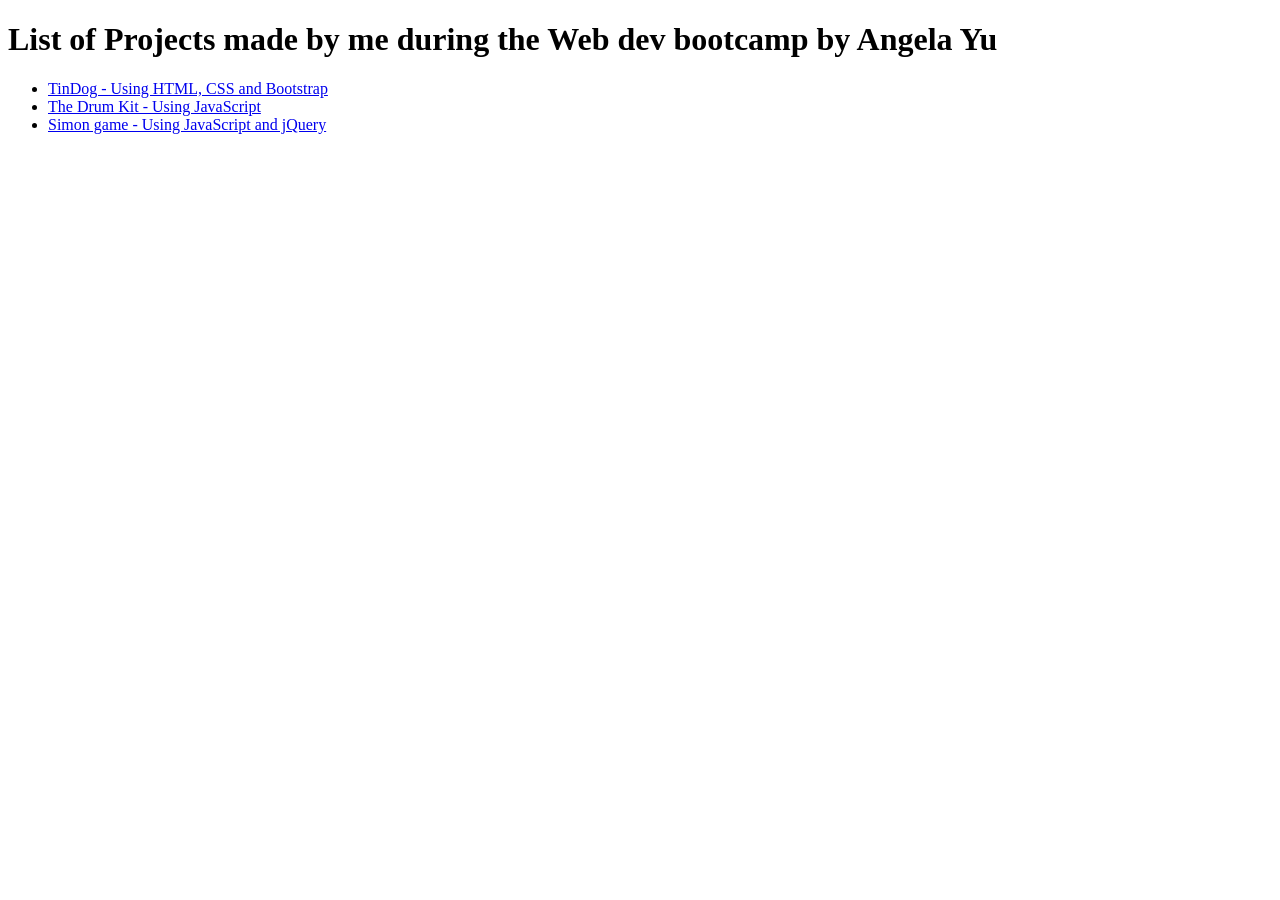
<file: index.html>
<!DOCTYPE html>
<html lang="en">
<head>
    <meta charset="UTF-8">
    <meta http-equiv="X-UA-Compatible" content="IE=edge">
    <meta name="viewport" content="width=device-width, initial-scale=1.0">
    <title>My Projects</title>
    <link rel="stylesheet" href="./style.css">
</head>
<body>
    <h1>List of Projects made by me during the Web dev bootcamp by Angela Yu</h1>
    <ul>
        <li><a href="./TinDog/index.html">TinDog - Using HTML, CSS and Bootstrap</a></li>
        <li><a href="./The Drum Kit/index.html">The Drum Kit - Using JavaScript</a></li>
        <li><a href="./Simon Game/index.html">Simon game - Using JavaScript and jQuery</a></li>
    </ul>
</body>
</html>
</file>
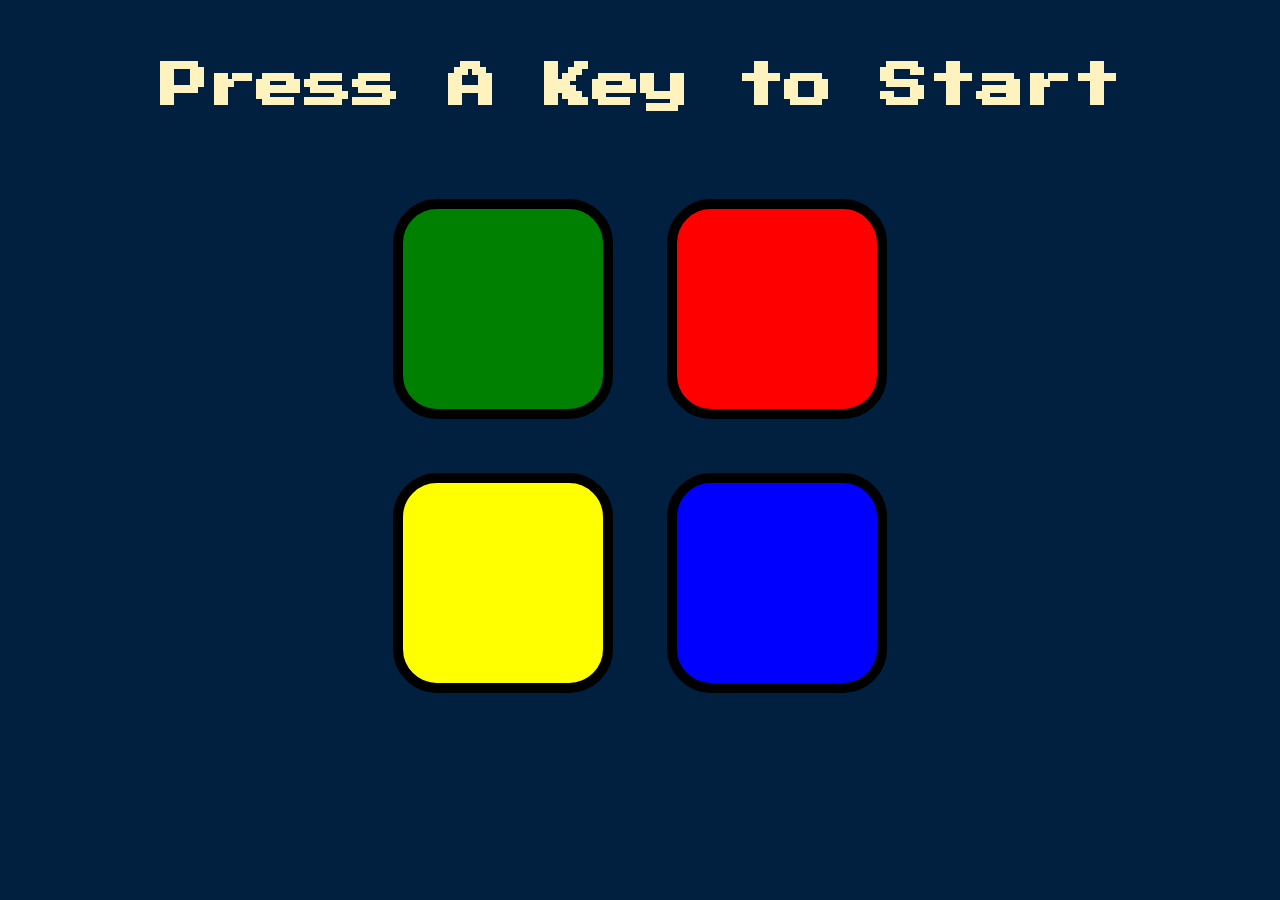
<file: Simon Game/index.html>
<!DOCTYPE html>
<html lang="en" dir="ltr">

<head>
  <meta charset="utf-8">
  <title>Simon</title>
  <link rel="stylesheet" href="styles.css">
  <link href="https://fonts.googleapis.com/css?family=Press+Start+2P" rel="stylesheet">
</head>

<body>
  <h1 id="level-title">Press A Key to Start</h1>
  <div class="container">
    <div class="row">

      <div type="button" id="green" class="btn green">

      </div>

      <div type="button" id="red" class="btn red">

      </div>
    </div>

    <div class="row">

      <div type="button" id="yellow" class="btn yellow">

      </div>
      <div type="button" id="blue" class="btn blue">

      </div>

    </div>

  </div>


<script src="https://ajax.googleapis.com/ajax/libs/jquery/3.7.0/jquery.min.js"></script>
<script src="./main.js"></script>
</body>

</html>
</file>
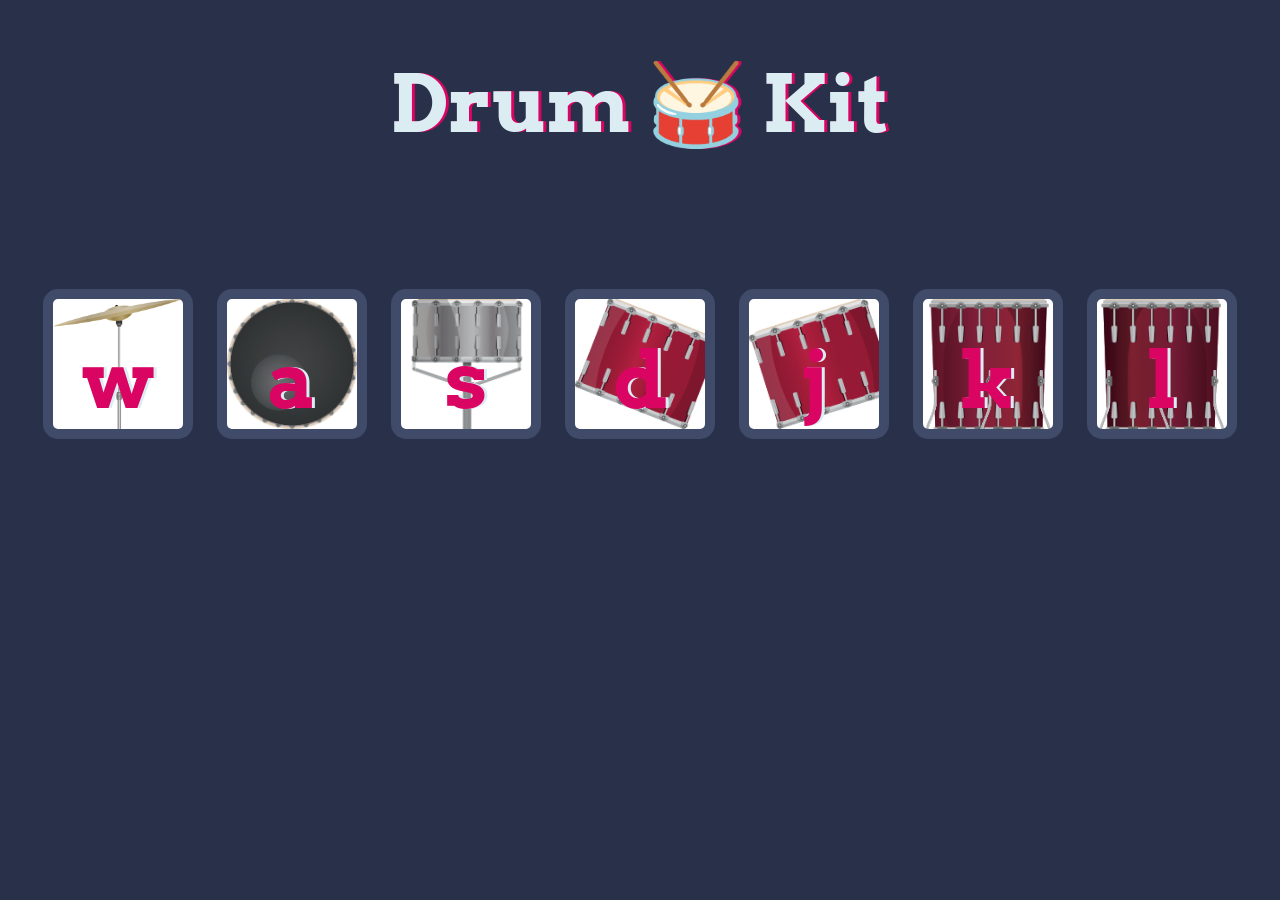
<file: The Drum Kit/index.html>
<!DOCTYPE html>
<html lang="en" dir="ltr">

<head>
  <meta charset="utf-8">
  <title>Drum Kit</title>
  <link rel="stylesheet" href="styles.css">
  <link href="https://fonts.googleapis.com/css?family=Arvo" rel="stylesheet">
</head>

<body>

  <h1 id="title">Drum 🥁 Kit</h1>
  <div class="set">
    <button class="w drum">w</button>
    <button class="a drum">a</button>
    <button class="s drum">s</button>
    <button class="d drum">d</button>
    <button class="j drum">j</button>
    <button class="k drum">k</button>
    <button class="l drum">l</button>
  </div>


  <script src="./index.js"></script>
</body>

</html>
</file>
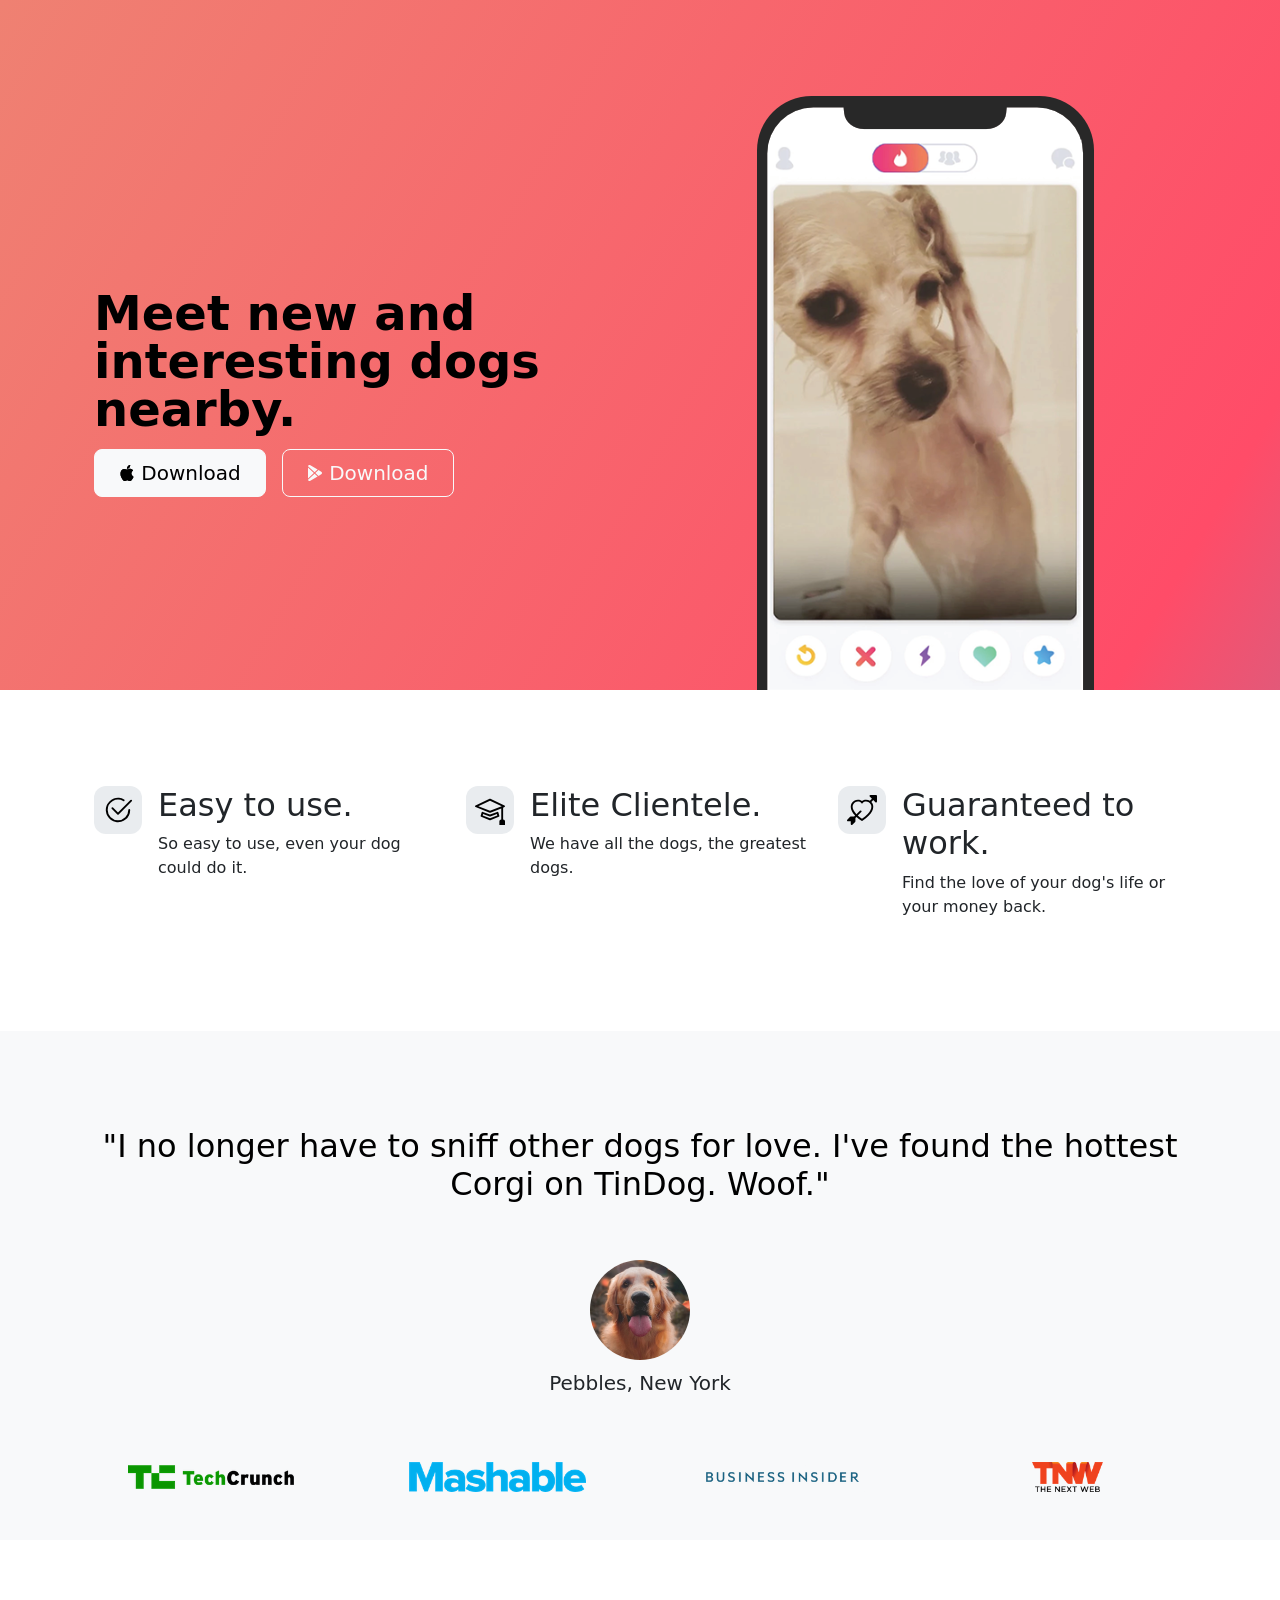
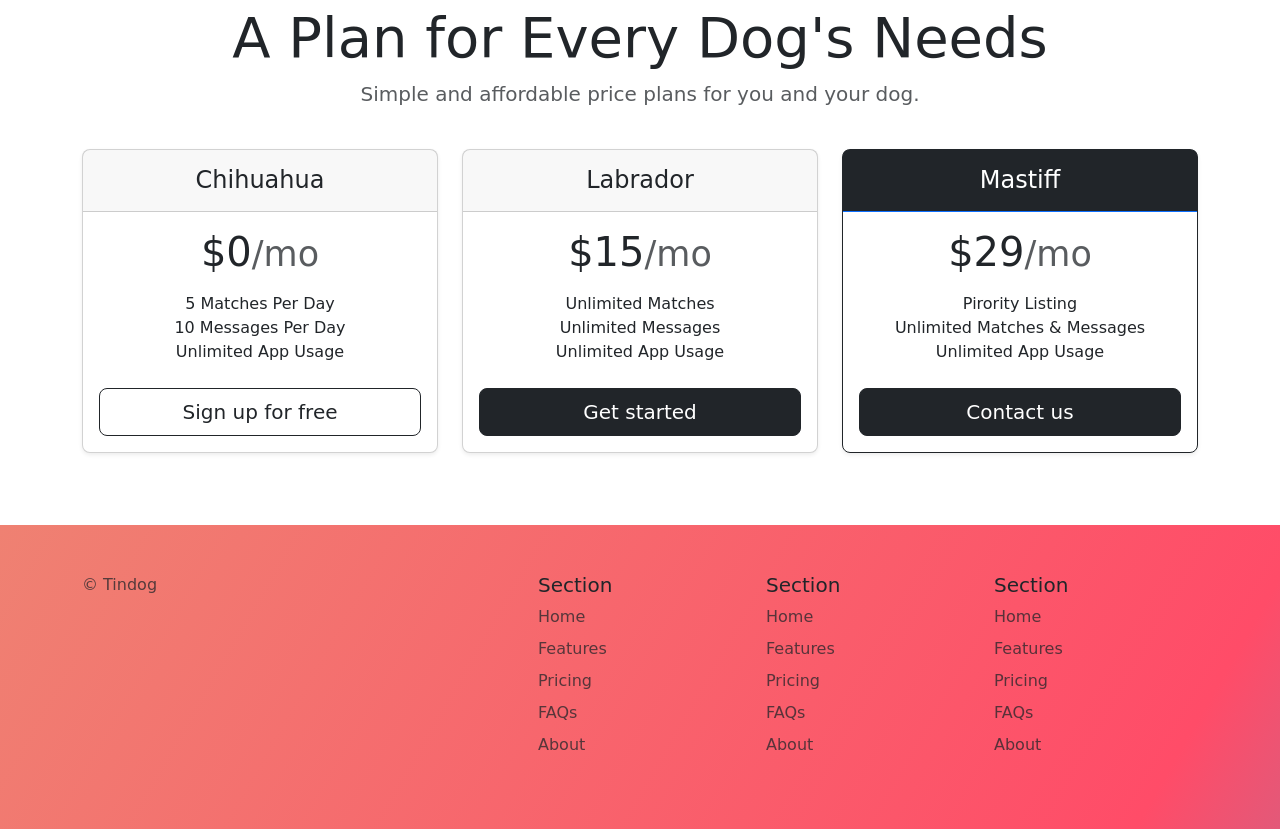
<file: TinDog/index.html>
<!DOCTYPE html>
<html lang="en">

<head>
  <meta charset="UTF-8">
  <meta name="viewport" content="width=device-width, initial-scale=1.0">
  <title>TinDog</title>
  <link href="https://cdn.jsdelivr.net/npm/bootstrap@5.3.0-alpha3/dist/css/bootstrap.min.css" rel="stylesheet" integrity="sha384-KK94CHFLLe+nY2dmCWGMq91rCGa5gtU4mk92HdvYe+M/SXH301p5ILy+dN9+nJOZ" crossorigin="anonymous">
  <link rel="stylesheet" href="./css/style.css">
</head>

<body>

  <!-- Title -->
  <section id="title" class="gradient-background">
    <div class="container col-xxl-8 px-4 pt-5">
      <div class="row flex-lg-row-reverse align-items-center g-5 pt-5">
        <div class="col-10 col-sm-8 col-lg-6">
          <img src="./images/iphone.png" class="d-block mx-lg-auto img-fluid" alt="Bootstrap Themes" height="200" loading="lazy">
        </div>
        <div class="col-lg-6">
          <h1 class="display-5 fw-bold text-body-emphasis lh-1 mb-3">Meet new and interesting dogs nearby.</h1>
          <div class="d-grid gap-2 d-md-flex justify-content-md-start">
            <button type="button" class="btn btn-light btn-lg px-4 me-md-2" fdprocessedid="2ok65l"><svg xmlns="http://www.w3.org/2000/svg" width="16" height="16" fill="currentColor" class="bi bi-apple mb-1" viewBox="0 0 16 16">
              <path d="M11.182.008C11.148-.03 9.923.023 8.857 1.18c-1.066 1.156-.902 2.482-.878 2.516.024.034 1.52.087 2.475-1.258.955-1.345.762-2.391.728-2.43Zm3.314 11.733c-.048-.096-2.325-1.234-2.113-3.422.212-2.189 1.675-2.789 1.698-2.854.023-.065-.597-.79-1.254-1.157a3.692 3.692 0 0 0-1.563-.434c-.108-.003-.483-.095-1.254.116-.508.139-1.653.589-1.968.607-.316.018-1.256-.522-2.267-.665-.647-.125-1.333.131-1.824.328-.49.196-1.422.754-2.074 2.237-.652 1.482-.311 3.83-.067 4.56.244.729.625 1.924 1.273 2.796.576.984 1.34 1.667 1.659 1.899.319.232 1.219.386 1.843.067.502-.308 1.408-.485 1.766-.472.357.013 1.061.154 1.782.539.571.197 1.111.115 1.652-.105.541-.221 1.324-1.059 2.238-2.758.347-.79.505-1.217.473-1.282Z" />
              <path d="M11.182.008C11.148-.03 9.923.023 8.857 1.18c-1.066 1.156-.902 2.482-.878 2.516.024.034 1.52.087 2.475-1.258.955-1.345.762-2.391.728-2.43Zm3.314 11.733c-.048-.096-2.325-1.234-2.113-3.422.212-2.189 1.675-2.789 1.698-2.854.023-.065-.597-.79-1.254-1.157a3.692 3.692 0 0 0-1.563-.434c-.108-.003-.483-.095-1.254.116-.508.139-1.653.589-1.968.607-.316.018-1.256-.522-2.267-.665-.647-.125-1.333.131-1.824.328-.49.196-1.422.754-2.074 2.237-.652 1.482-.311 3.83-.067 4.56.244.729.625 1.924 1.273 2.796.576.984 1.34 1.667 1.659 1.899.319.232 1.219.386 1.843.067.502-.308 1.408-.485 1.766-.472.357.013 1.061.154 1.782.539.571.197 1.111.115 1.652-.105.541-.221 1.324-1.059 2.238-2.758.347-.79.505-1.217.473-1.282Z" /></svg>
              Download
            </button>
            <button type="button" class="btn btn-outline-light btn-lg px-4" fdprocessedid="tsfkiq">
                <svg xmlns="http://www.w3.org/2000/svg" width="16" height="16" fill="currentColor" class="bi bi-google-play mb-1" viewBox="0 0 16 16">
                <path d="M14.222 9.374c1.037-.61 1.037-2.137 0-2.748L11.528 5.04 8.32 8l3.207 2.96 2.694-1.586Zm-3.595 2.116L7.583 8.68 1.03 14.73c.201 1.029 1.36 1.61 2.303 1.055l7.294-4.295ZM1 13.396V2.603L6.846 8 1 13.396ZM1.03 1.27l6.553 6.05 3.044-2.81L3.333.215C2.39-.341 1.231.24 1.03 1.27Z" />
                </svg>
              Download
            </button>
          </div>
        </div>
      </div>
    </div>
  </section>


  <!-- Features -->
  <section id="features">
    <div class="container px-4 py-5" id="hanging-icons">
      <div class="row g-4 py-5 row-cols-1 row-cols-lg-3">
        <div class="col d-flex align-items-start">
          <div class="icon-square text-body-emphasis bg-body-secondary d-inline-flex align-items-center justify-content-center fs-4 flex-shrink-0 me-3">
            <svg xmlns="http://www.w3.org/2000/svg" height="30" fill="currentColor" class="bi bi-check2-circle" viewBox="0 0 16 16">
                <path d="M2.5 8a5.5 5.5 0 0 1 8.25-4.764.5.5 0 0 0 .5-.866A6.5 6.5 0 1 0 14.5 8a.5.5 0 0 0-1 0 5.5 5.5 0 1 1-11 0z" />
                <path d="M15.354 3.354a.5.5 0 0 0-.708-.708L8 9.293 5.354 6.646a.5.5 0 1 0-.708.708l3 3a.5.5 0 0 0 .708 0l7-7z" />
            </svg>
          </div>
          <div>
            <h3 class="fs-2">Easy to use.</h3>
            <p>So easy to use, even your dog could do it.</p>
          </div>
        </div>
        <div class="col d-flex align-items-start">
          <div class="icon-square text-body-emphasis bg-body-secondary d-inline-flex align-items-center justify-content-center fs-4 flex-shrink-0 me-3">
            <svg xmlns="http://www.w3.org/2000/svg" height="30" fill="currentColor" class="bi bi-mortarboard" viewBox="0 0 16 16">
              <path d="M8.211 2.047a.5.5 0 0 0-.422 0l-7.5 3.5a.5.5 0 0 0 .025.917l7.5 3a.5.5 0 0 0 .372 0L14 7.14V13a1 1 0 0 0-1 1v2h3v-2a1 1 0 0 0-1-1V6.739l.686-.275a.5.5 0 0 0 .025-.917l-7.5-3.5ZM8 8.46 1.758 5.965 8 3.052l6.242 2.913L8 8.46Z"/>
              <path d="M4.176 9.032a.5.5 0 0 0-.656.327l-.5 1.7a.5.5 0 0 0 .294.605l4.5 1.8a.5.5 0 0 0 .372 0l4.5-1.8a.5.5 0 0 0 .294-.605l-.5-1.7a.5.5 0 0 0-.656-.327L8 10.466 4.176 9.032Zm-.068 1.873.22-.748 3.496 1.311a.5.5 0 0 0 .352 0l3.496-1.311.22.748L8 12.46l-3.892-1.556Z"/>
            </svg>
          </div>
          <div>
            <h3 class="fs-2">Elite Clientele.</h3>
            <p>We have all the dogs, the greatest dogs.</p>
          </div>
        </div>
        <div class="col d-flex align-items-start">
          <div class="icon-square text-body-emphasis bg-body-secondary d-inline-flex align-items-center justify-content-center fs-4 flex-shrink-0 me-3">
            <svg xmlns="http://www.w3.org/2000/svg" height="30" fill="currentColor" class="bi bi-arrow-through-heart" viewBox="0 0 16 16">
              <path fill-rule="evenodd" d="M2.854 15.854A.5.5 0 0 1 2 15.5V14H.5a.5.5 0 0 1-.354-.854l1.5-1.5A.5.5 0 0 1 2 11.5h1.793l.53-.53c-.771-.802-1.328-1.58-1.704-2.32-.798-1.575-.775-2.996-.213-4.092C3.426 2.565 6.18 1.809 8 3.233c1.25-.98 2.944-.928 4.212-.152L13.292 2 12.147.854A.5.5 0 0 1 12.5 0h3a.5.5 0 0 1 .5.5v3a.5.5 0 0 1-.854.354L14 2.707l-1.006 1.006c.236.248.44.531.6.845.562 1.096.585 2.517-.213 4.092-.793 1.563-2.395 3.288-5.105 5.08L8 13.912l-.276-.182a21.86 21.86 0 0 1-2.685-2.062l-.539.54V14a.5.5 0 0 1-.146.354l-1.5 1.5Zm2.893-4.894A20.419 20.419 0 0 0 8 12.71c2.456-1.666 3.827-3.207 4.489-4.512.679-1.34.607-2.42.215-3.185-.817-1.595-3.087-2.054-4.346-.761L8 4.62l-.358-.368c-1.259-1.293-3.53-.834-4.346.761-.392.766-.464 1.845.215 3.185.323.636.815 1.33 1.519 2.065l1.866-1.867a.5.5 0 1 1 .708.708L5.747 10.96Z" />
            </svg>
          </div>
          <div>
            <h3 class="fs-2">Guaranteed to work.</h3>
            <p>Find the love of your dog's life or your money back.</p>
          </div>
        </div>
      </div>
    </div>
  </section>


  <!-- Testimonial -->
  <section id="testimonial">
    <div class="p-5 text-center bg-body-tertiary">
      <div class="container py-5">
        <h2 class="text-body-emphasis pb-5">"I no longer have to sniff other dogs for love. I've found the hottest Corgi on TinDog. Woof."</h2>
        <img src="./images/dog-img.jpg" class="profile-img">
        <p class="col-lg-8 mx-auto lead pt-2">
          Pebbles, New York
        </p>
      </div>
      <div class="container">
        <div class="row">
          <div class="col-lg-3 col-sm-12">
            <img src="./images/techcrunch.png" height="30">
          </div>
          <div class="col-lg-3 col-sm-12">
            <img src="./images/mashable.png" height="30">
          </div>
          <div class="col-lg-3 col-sm-12">
            <img src="./images/bizinsider.png" height="30">
          </div>
          <div class="col-lg-3 col-sm-12">
            <img src="./images/tnw.png" height="30">
          </div>
        </div>
      </div>
    </div>
  </section>


  <!-- Pricing -->
  <section id="pricing">
    <div class="container pt-5">
      <header>
        <div class="pricing-header p-3 pb-md-4 mx-auto text-center">
          <h1 class="display-4 fw-normal">A Plan for Every Dog's Needs</h1>
          <p class="fs-5 text-body-secondary">Simple and affordable price plans for you and your dog.</p>
        </div>
      </header>
    
      <main>
        <div class="row row-cols-1 row-cols-md-3 mb-3 text-center">
          <div class="col">
            <div class="card mb-4 rounded-3 shadow-sm">
              <div class="card-header py-3">
                <h4 class="my-0 fw-normal">Chihuahua</h4>
              </div>
              <div class="card-body">
                <h1 class="card-title pricing-card-title">$0<small class="text-body-secondary fw-light">/mo</small></h1>
                <ul class="list-unstyled mt-3 mb-4">
                  <li>5 Matches Per Day</li>
                  <li>10 Messages Per Day</li>
                  <li>Unlimited App Usage</li>
                </ul>
                <button type="button" class="w-100 btn btn-lg btn-outline-dark">Sign up for free</button>
              </div>
            </div>
          </div>
          <div class="col">
            <div class="card mb-4 rounded-3 shadow-sm">
              <div class="card-header py-3">
                <h4 class="my-0 fw-normal">Labrador</h4>
              </div>
              <div class="card-body">
                <h1 class="card-title pricing-card-title">$15<small class="text-body-secondary fw-light">/mo</small></h1>
                <ul class="list-unstyled mt-3 mb-4">
                  <li>Unlimited Matches</li>
                  <li>Unlimited Messages</li>
                  <li>Unlimited App Usage</li>
                </ul>
                <button type="button" class="w-100 btn btn-lg btn-dark">Get started</button>
              </div>
            </div>
          </div>
          <div class="col">
            <div class="card mb-4 rounded-3 shadow-sm border-dark">
              <div class="card-header py-3 text-bg-dark border-primary">
                <h4 class="my-0 fw-normal">Mastiff</h4>
              </div>
              <div class="card-body">
                <h1 class="card-title pricing-card-title">$29<small class="text-body-secondary fw-light">/mo</small></h1>
                <ul class="list-unstyled mt-3 mb-4">
                  <li>Pirority Listing</li>
                  <li>Unlimited Matches & Messages</li>
                  <li>Unlimited App Usage</li>
                </ul>
                <button type="button" class="w-100 btn btn-lg btn-dark">Contact us</button>
              </div>
            </div>
          </div>
        </div>
      </main>
    </div>
  </section>


  <!-- Footer -->
  <section id="footer" class="gradient-background">
    <div class="container">
      <footer class="row row-cols-1 row-cols-sm-2 row-cols-md-5 py-5 mt-5">
        <div class="col mb-3">
          <p class="text-body-secondary">© Tindog</p>
        </div>
    
        <div class="col mb-3">
    
        </div>
    
        <div class="col mb-3">
          <h5>Section</h5>
          <ul class="nav flex-column">
            <li class="nav-item mb-2"><a href="#" class="nav-link p-0 text-body-secondary">Home</a></li>
            <li class="nav-item mb-2"><a href="#" class="nav-link p-0 text-body-secondary">Features</a></li>
            <li class="nav-item mb-2"><a href="#" class="nav-link p-0 text-body-secondary">Pricing</a></li>
            <li class="nav-item mb-2"><a href="#" class="nav-link p-0 text-body-secondary">FAQs</a></li>
            <li class="nav-item mb-2"><a href="#" class="nav-link p-0 text-body-secondary">About</a></li>
          </ul>
        </div>
    
        <div class="col mb-3">
          <h5>Section</h5>
          <ul class="nav flex-column">
            <li class="nav-item mb-2"><a href="#" class="nav-link p-0 text-body-secondary">Home</a></li>
            <li class="nav-item mb-2"><a href="#" class="nav-link p-0 text-body-secondary">Features</a></li>
            <li class="nav-item mb-2"><a href="#" class="nav-link p-0 text-body-secondary">Pricing</a></li>
            <li class="nav-item mb-2"><a href="#" class="nav-link p-0 text-body-secondary">FAQs</a></li>
            <li class="nav-item mb-2"><a href="#" class="nav-link p-0 text-body-secondary">About</a></li>
          </ul>
        </div>
    
        <div class="col mb-3">
          <h5>Section</h5>
          <ul class="nav flex-column">
            <li class="nav-item mb-2"><a href="#" class="nav-link p-0 text-body-secondary">Home</a></li>
            <li class="nav-item mb-2"><a href="#" class="nav-link p-0 text-body-secondary">Features</a></li>
            <li class="nav-item mb-2"><a href="#" class="nav-link p-0 text-body-secondary">Pricing</a></li>
            <li class="nav-item mb-2"><a href="#" class="nav-link p-0 text-body-secondary">FAQs</a></li>
            <li class="nav-item mb-2"><a href="#" class="nav-link p-0 text-body-secondary">About</a></li>
          </ul>
        </div>
      </footer>
    </div>
  </section>


  <script src="https://cdn.jsdelivr.net/npm/bootstrap@5.3.0-alpha3/dist/js/bootstrap.bundle.min.js" integrity="sha384-ENjdO4Dr2bkBIFxQpeoTz1HIcje39Wm4jDKdf19U8gI4ddQ3GYNS7NTKfAdVQSZe" crossorigin="anonymous"></script>
</body>

</html>
</file>
<file: style.css>
.gradient-background {
  background: linear-gradient(300deg, #00bfff, #ff4c68, #ef8172);
  background-size: 180% 180%;
  animation: gradient-animation 18s ease infinite;
}

@keyframes gradient-animation {
  0% {
    background-position: 0% 50%;
  }
  50% {
    background-position: 100% 50%;
  }
  100% {
    background-position: 0% 50%;
  }
}

.icon-square {
  width: 3rem;
  height: 3rem;
  border-radius: 0.75rem;
}

.profile-img {
  height: 100px;
  border-radius: 50%;
}
</file>
<file: Simon Game/styles.css>
body {
  text-align: center;
  background-color: #011F3F;
}

#level-title {
  font-family: 'Press Start 2P', cursive;
  font-size: 3rem;
  margin:  5%;
  color: #FEF2BF;
}

.container {
  display: block;
  width: 50%;
  margin: auto;

}

.btn {
  margin: 25px;
  display: inline-block;
  height: 200px;
  width: 200px;
  border: 10px solid black;
  border-radius: 20%;
}

.game-over {
  background-color: red;
  opacity: 0.8;
}

.red {
  background-color: red;
}

.green {
  background-color: green;
}

.blue {
  background-color: blue;
}

.yellow {
  background-color: yellow;
}

.pressed {
  box-shadow: 0 0 20px white;
  background-color: grey;
}
</file>
<file: The Drum Kit/styles.css>
body {
  text-align: center;
  background-color: #283149;
}

h1 {
  font-size: 5rem;
  color: #DBEDF3;
  font-family: "Arvo", cursive;
  text-shadow: 3px 0 #DA0463;

}

footer {
  color: #DBEDF3;
  font-family: sans-serif;
}

.w {
  background-image: url("./images/crash.png");
  background-size: cover;
}

.a {
  background-image: url("./images/kick.png");
  background-size: cover;
}

.s {
  background-image: url("./images/snare.png");
  background-size: cover;
}

.d {
  background-image: url("./images/tom1.png");
  background-size: cover;
}

.j {
  background-image: url("./images/tom2.png");
  background-size: cover;
}

.k {
  background-image: url("./images/tom3.png");
  background-size: cover;
}

.l {
  background-image: url("./images/tom4.png");
  background-size: cover;
}

.set {
  margin: 10% auto;
}

.game-over {
  background-color: red;
  opacity: 0.8;
}

.pressed {
  box-shadow: 0 3px 4px 0 #DBEDF3;
  opacity: 0.5;
}

.red {
  color: red;
}

.drum {
  outline: none;
  border: 10px solid #404B69;
  font-size: 5rem;
  font-family: 'Arvo', cursive;
  line-height: 2;
  font-weight: 900;
  color: #DA0463;
  text-shadow: 3px 0 #DBEDF3;
  border-radius: 15px;
  display: inline-block;
  width: 150px;
  height: 150px;
  text-align: center;
  margin: 10px;
  background-color: white;
}
</file>
<file: TinDog/css/style.css>
.gradient-background {
  background: linear-gradient(300deg, #00bfff, #ff4c68, #ef8172);
  background-size: 180% 180%;
  animation: gradient-animation 18s ease infinite;
}

@keyframes gradient-animation {
  0% {
    background-position: 0% 50%;
  }
  50% {
    background-position: 100% 50%;
  }
  100% {
    background-position: 0% 50%;
  }
}

.icon-square {
  width: 3rem;
  height: 3rem;
  border-radius: 0.75rem;
}

.profile-img {
  height: 100px;
  border-radius: 50%;
}
</file>
